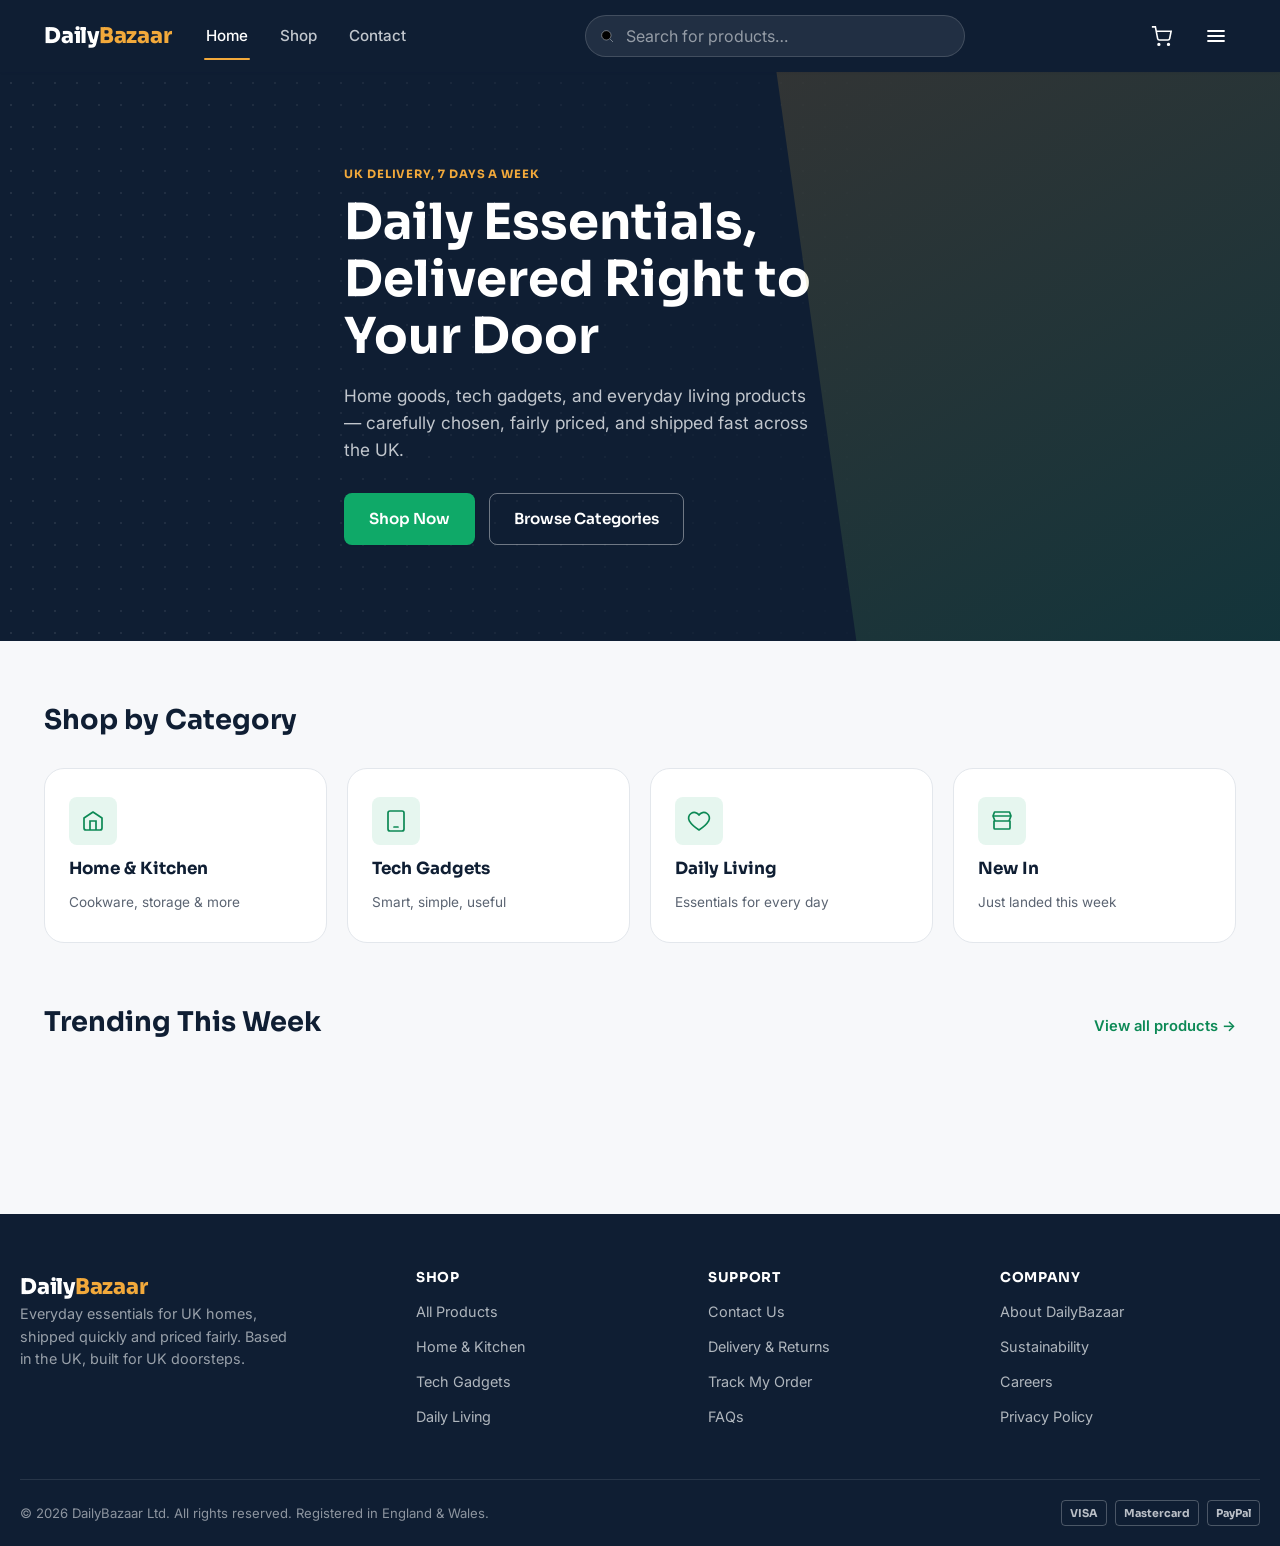
<file: index.html>
<!-- ==========================================================================
     DailyBazaar — index.html (Homepage)
     ========================================================================== -->
<!DOCTYPE html>
<html lang="en-GB">
<head>
  <meta charset="UTF-8">
  <meta name="viewport" content="width=device-width, initial-scale=1.0">
  <title>DailyBazaar — Daily Essentials, Delivered Right to Your Door</title>
  <meta name="description" content="DailyBazaar is a UK online store for home, tech, and everyday essentials — fast delivery, honest prices.">
  <link rel="preconnect" href="https://fonts.googleapis.com">
  <link rel="stylesheet" href="css/style.css">
</head>
<body data-page="home">

  <!-- ============================ HEADER ============================ -->
  <header class="site-header">
    <div class="container header-inner">
      <a href="index.html" class="logo">Daily<span>Bazaar</span></a>

      <nav class="main-nav" aria-label="Primary">
        <a href="index.html" data-nav="home">Home</a>
        <a href="shop.html" data-nav="shop">Shop</a>
        <a href="index.html#contact" data-nav="contact">Contact</a>
      </nav>

      <form class="header-search" role="search" onsubmit="return false;">
        <svg viewBox="0 0 24 24"><circle cx="11" cy="11" r="7"/><path d="m21 21-4.3-4.3"/></svg>
        <input type="search" placeholder="Search for products…" aria-label="Search products">
      </form>

      <div class="header-actions">
        <a href="cart.html" class="icon-btn" aria-label="View cart">
          <svg viewBox="0 0 24 24"><circle cx="9" cy="21" r="1"/><circle cx="20" cy="21" r="1"/><path d="M1 1h4l2.6 13.4a2 2 0 0 0 2 1.6h9.7a2 2 0 0 0 2-1.6L23 6H6"/></svg>
          <span class="cart-badge" data-cart-count>0</span>
        </a>
        <button class="nav-toggle" aria-label="Toggle menu" aria-expanded="false">
          <svg viewBox="0 0 24 24"><path stroke-linecap="round" d="M4 7h16M4 12h16M4 17h16"/></svg>
        </button>
      </div>
    </div>
    <div class="container mobile-search">
      <form class="header-search" role="search" onsubmit="return false;">
        <svg viewBox="0 0 24 24"><circle cx="11" cy="11" r="7"/><path d="m21 21-4.3-4.3"/></svg>
        <input type="search" placeholder="Search for products…" aria-label="Search products">
      </form>
    </div>
  </header>

  <!-- ============================= HERO ============================== -->
  <section class="hero">
    <div class="container hero-inner">
      <span class="eyebrow" style="color: var(--color-amber);">UK Delivery, 7 Days a Week</span>
      <h1>Daily Essentials, Delivered Right to Your Door</h1>
      <p>Home goods, tech gadgets, and everyday living products — carefully chosen, fairly priced, and shipped fast across the UK.</p>
      <div class="hero-cta">
        <a href="shop.html" class="btn btn-primary">Shop Now</a>
        <a href="#categories" class="btn btn-secondary">Browse Categories</a>
      </div>
    </div>
  </section>

  <!-- ========================= CATEGORIES ============================= -->
  <section class="section" id="categories">
    <div class="container">
      <div class="section-head">
        <h2>Shop by Category</h2>
      </div>
      <div class="category-grid">
        <a href="shop.html?category=Home%20%26%20Kitchen" class="category-card">
          <div class="category-icon">
            <svg viewBox="0 0 24 24"><path stroke-linecap="round" stroke-linejoin="round" d="M3 9l9-6 9 6v10a2 2 0 0 1-2 2H5a2 2 0 0 1-2-2V9z"/><path d="M9 21V12h6v9"/></svg>
          </div>
          <h3>Home &amp; Kitchen</h3>
          <span>Cookware, storage &amp; more</span>
        </a>
        <a href="shop.html?category=Tech%20Gadgets" class="category-card">
          <div class="category-icon">
            <svg viewBox="0 0 24 24"><rect x="4" y="2" width="16" height="20" rx="2"/><path stroke-linecap="round" d="M10 18h4"/></svg>
          </div>
          <h3>Tech Gadgets</h3>
          <span>Smart, simple, useful</span>
        </a>
        <a href="shop.html?category=Daily%20Living" class="category-card">
          <div class="category-icon">
            <svg viewBox="0 0 24 24"><path stroke-linecap="round" stroke-linejoin="round" d="M12 21s-7-4.4-9.5-8.8A5.5 5.5 0 0 1 12 6a5.5 5.5 0 0 1 9.5 6.2C19 16.6 12 21 12 21z"/></svg>
          </div>
          <h3>Daily Living</h3>
          <span>Essentials for every day</span>
        </a>
        <a href="shop.html" class="category-card">
          <div class="category-icon">
            <svg viewBox="0 0 24 24"><path stroke-linecap="round" stroke-linejoin="round" d="M20 12v7a1 1 0 0 1-1 1H5a1 1 0 0 1-1-1v-7M3 7h18M3 7l1.5-4h15L21 7M3 7l2 5h14l2-5"/></svg>
          </div>
          <h3>New In</h3>
          <span>Just landed this week</span>
        </a>
      </div>
    </div>
  </section>

  <!-- ========================= TRENDING ================================ -->
  <section class="section" style="padding-top: 0;">
    <div class="container">
      <div class="section-head">
        <h2>Trending This Week</h2>
        <a href="shop.html" class="view-all">View all products →</a>
      </div>
      <div class="product-grid" id="trending-grid">
        <!-- Populated by script.js: renderTrending() -->
      </div>
    </div>
  </section>

  <!-- =========================== FOOTER ================================ -->
  <footer class="site-footer" id="contact">
    <div class="container footer-top">
      <div class="footer-brand">
        <a href="index.html" class="logo">Daily<span>Bazaar</span></a>
        <p>Everyday essentials for UK homes, shipped quickly and priced fairly. Based in the UK, built for UK doorsteps.</p>
      </div>
      <div class="footer-col">
        <h4>Shop</h4>
        <ul>
          <li><a href="shop.html">All Products</a></li>
          <li><a href="shop.html?category=Home%20%26%20Kitchen">Home &amp; Kitchen</a></li>
          <li><a href="shop.html?category=Tech%20Gadgets">Tech Gadgets</a></li>
          <li><a href="shop.html?category=Daily%20Living">Daily Living</a></li>
        </ul>
      </div>
      <div class="footer-col">
        <h4>Support</h4>
        <ul>
          <li><a href="#contact">Contact Us</a></li>
          <li><a href="#contact">Delivery &amp; Returns</a></li>
          <li><a href="#contact">Track My Order</a></li>
          <li><a href="#contact">FAQs</a></li>
        </ul>
      </div>
      <div class="footer-col">
        <h4>Company</h4>
        <ul>
          <li><a href="#contact">About DailyBazaar</a></li>
          <li><a href="#contact">Sustainability</a></li>
          <li><a href="#contact">Careers</a></li>
          <li><a href="#contact">Privacy Policy</a></li>
        </ul>
      </div>
    </div>
    <div class="container footer-bottom">
      <span>© 2026 DailyBazaar Ltd. All rights reserved. Registered in England &amp; Wales.</span>
      <div class="payment-icons">
        <span>VISA</span>
        <span>Mastercard</span>
        <span>PayPal</span>
      </div>
    </div>
  </footer>

  <div class="toast" id="toast">
    <svg viewBox="0 0 24 24"><path stroke-linecap="round" stroke-linejoin="round" d="M20 6 9 17l-5-5"/></svg>
    <span>Added to your basket</span>
  </div>

  <script src="js/data.js"></script>
  <script src="js/script.js"></script>
</body>
</html>
</file>
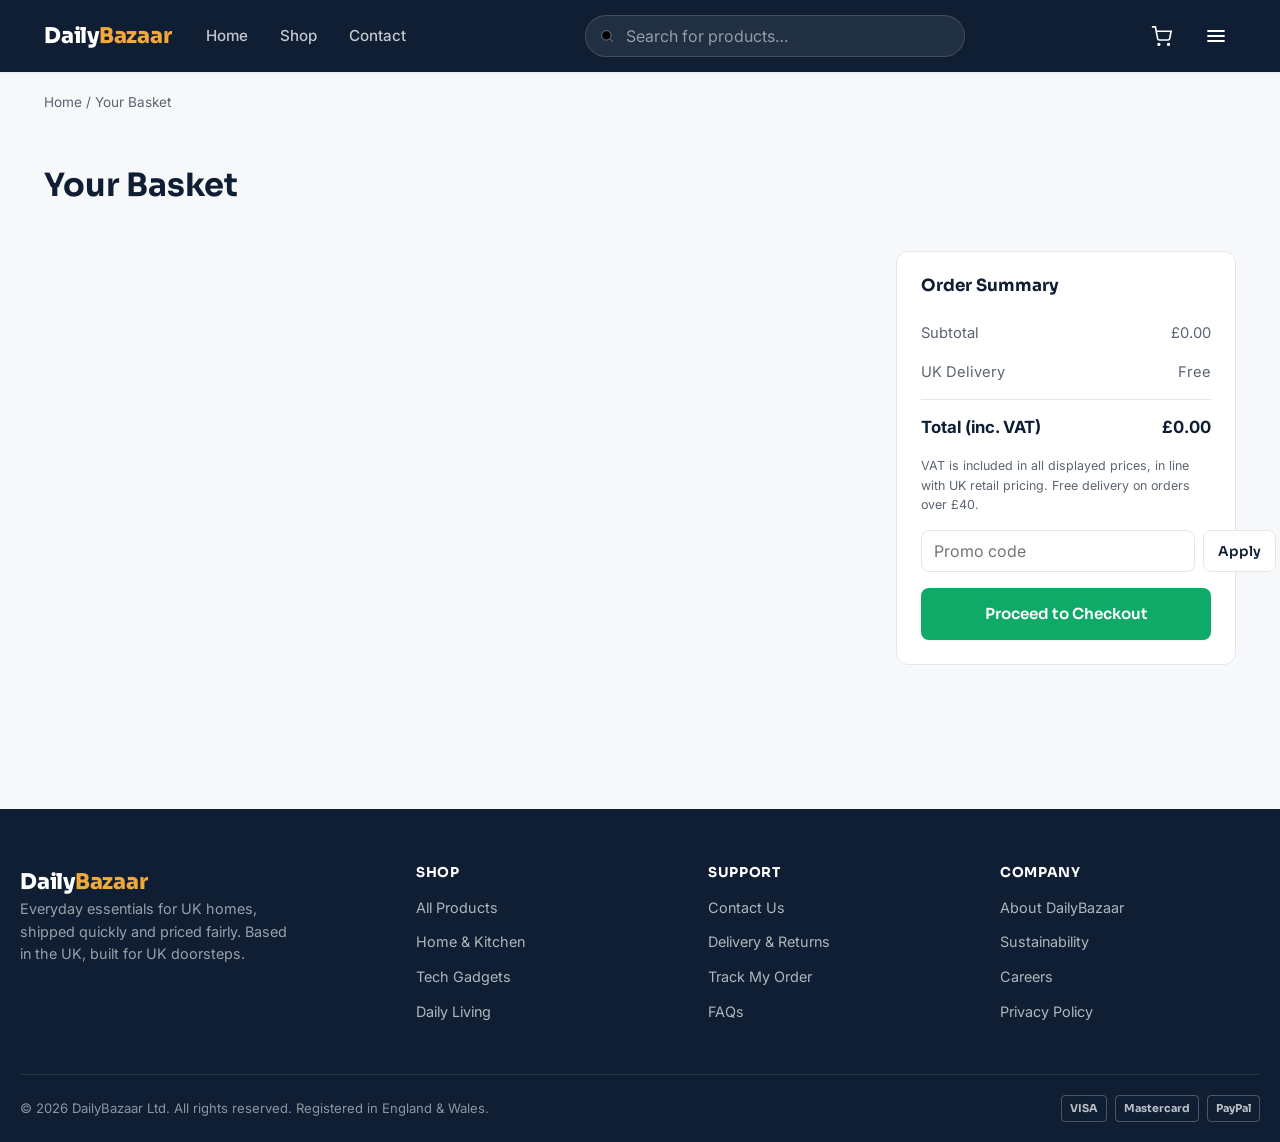
<file: cart.html>
<!-- ==========================================================================
     DailyBazaar — cart.html
     ========================================================================== -->
<!DOCTYPE html>
<html lang="en-GB">
<head>
  <meta charset="UTF-8">
  <meta name="viewport" content="width=device-width, initial-scale=1.0">
  <title>Your Basket — DailyBazaar</title>
  <meta name="description" content="Review your DailyBazaar basket, update quantities, and check out with UK delivery.">
  <link rel="preconnect" href="https://fonts.googleapis.com">
  <link rel="stylesheet" href="css/style.css">
</head>
<body data-page="cart">

  <!-- ============================ HEADER ============================ -->
  <header class="site-header">
    <div class="container header-inner">
      <a href="index.html" class="logo">Daily<span>Bazaar</span></a>

      <nav class="main-nav" aria-label="Primary">
        <a href="index.html" data-nav="home">Home</a>
        <a href="shop.html" data-nav="shop">Shop</a>
        <a href="index.html#contact" data-nav="contact">Contact</a>
      </nav>

      <form class="header-search" role="search" onsubmit="return false;">
        <svg viewBox="0 0 24 24"><circle cx="11" cy="11" r="7"/><path d="m21 21-4.3-4.3"/></svg>
        <input type="search" placeholder="Search for products…" aria-label="Search products">
      </form>

      <div class="header-actions">
        <a href="cart.html" class="icon-btn" aria-label="View cart">
          <svg viewBox="0 0 24 24"><circle cx="9" cy="21" r="1"/><circle cx="20" cy="21" r="1"/><path d="M1 1h4l2.6 13.4a2 2 0 0 0 2 1.6h9.7a2 2 0 0 0 2-1.6L23 6H6"/></svg>
          <span class="cart-badge" data-cart-count>0</span>
        </a>
        <button class="nav-toggle" aria-label="Toggle menu" aria-expanded="false">
          <svg viewBox="0 0 24 24"><path stroke-linecap="round" d="M4 7h16M4 12h16M4 17h16"/></svg>
        </button>
      </div>
    </div>
    <div class="container mobile-search">
      <form class="header-search" role="search" onsubmit="return false;">
        <svg viewBox="0 0 24 24"><circle cx="11" cy="11" r="7"/><path d="m21 21-4.3-4.3"/></svg>
        <input type="search" placeholder="Search for products…" aria-label="Search products">
      </form>
    </div>
  </header>

  <div class="container">
    <p class="breadcrumb"><a href="index.html">Home</a> / Your Basket</p>
    <div class="page-head">
      <h1>Your Basket</h1>
    </div>
  </div>

  <!-- ============================ CART LAYOUT ============================ -->
  <section class="section" style="padding-top: 24px;">
    <div class="container cart-layout">

      <div class="cart-items" id="cart-items">
        <!-- Populated by script.js: renderCartPage() -->
      </div>

      <aside class="summary-card">
        <h3>Order Summary</h3>
        <div class="summary-row">
          <span>Subtotal</span>
          <span id="cart-subtotal">£0.00</span>
        </div>
        <div class="summary-row">
          <span>UK Delivery</span>
          <span id="cart-shipping">Free</span>
        </div>
        <div class="summary-row total">
          <span>Total (inc. VAT)</span>
          <span id="cart-total">£0.00</span>
        </div>
        <p class="summary-note">VAT is included in all displayed prices, in line with UK retail pricing. Free delivery on orders over £40.</p>

        <div class="promo-row">
          <input type="text" placeholder="Promo code" aria-label="Promo code">
          <button class="btn btn-outline btn-sm">Apply</button>
        </div>

        <a href="checkout.html" class="btn btn-primary btn-block" id="checkout-btn">Proceed to Checkout</a>
      </aside>

    </div>
  </section>

  <!-- =========================== FOOTER ================================ -->
  <footer class="site-footer" id="contact">
    <div class="container footer-top">
      <div class="footer-brand">
        <a href="index.html" class="logo">Daily<span>Bazaar</span></a>
        <p>Everyday essentials for UK homes, shipped quickly and priced fairly. Based in the UK, built for UK doorsteps.</p>
      </div>
      <div class="footer-col">
        <h4>Shop</h4>
        <ul>
          <li><a href="shop.html">All Products</a></li>
          <li><a href="shop.html?category=Home%20%26%20Kitchen">Home &amp; Kitchen</a></li>
          <li><a href="shop.html?category=Tech%20Gadgets">Tech Gadgets</a></li>
          <li><a href="shop.html?category=Daily%20Living">Daily Living</a></li>
        </ul>
      </div>
      <div class="footer-col">
        <h4>Support</h4>
        <ul>
          <li><a href="#contact">Contact Us</a></li>
          <li><a href="#contact">Delivery &amp; Returns</a></li>
          <li><a href="#contact">Track My Order</a></li>
          <li><a href="#contact">FAQs</a></li>
        </ul>
      </div>
      <div class="footer-col">
        <h4>Company</h4>
        <ul>
          <li><a href="#contact">About DailyBazaar</a></li>
          <li><a href="#contact">Sustainability</a></li>
          <li><a href="#contact">Careers</a></li>
          <li><a href="#contact">Privacy Policy</a></li>
        </ul>
      </div>
    </div>
    <div class="container footer-bottom">
      <span>© 2026 DailyBazaar Ltd. All rights reserved. Registered in England &amp; Wales.</span>
      <div class="payment-icons">
        <span>VISA</span>
        <span>Mastercard</span>
        <span>PayPal</span>
      </div>
    </div>
  </footer>

  <div class="toast" id="toast">
    <svg viewBox="0 0 24 24"><path stroke-linecap="round" stroke-linejoin="round" d="M20 6 9 17l-5-5"/></svg>
    <span>Added to your basket</span>
  </div>

  <script src="js/data.js"></script>
  <script src="js/script.js"></script>
</body>
</html>
</file>
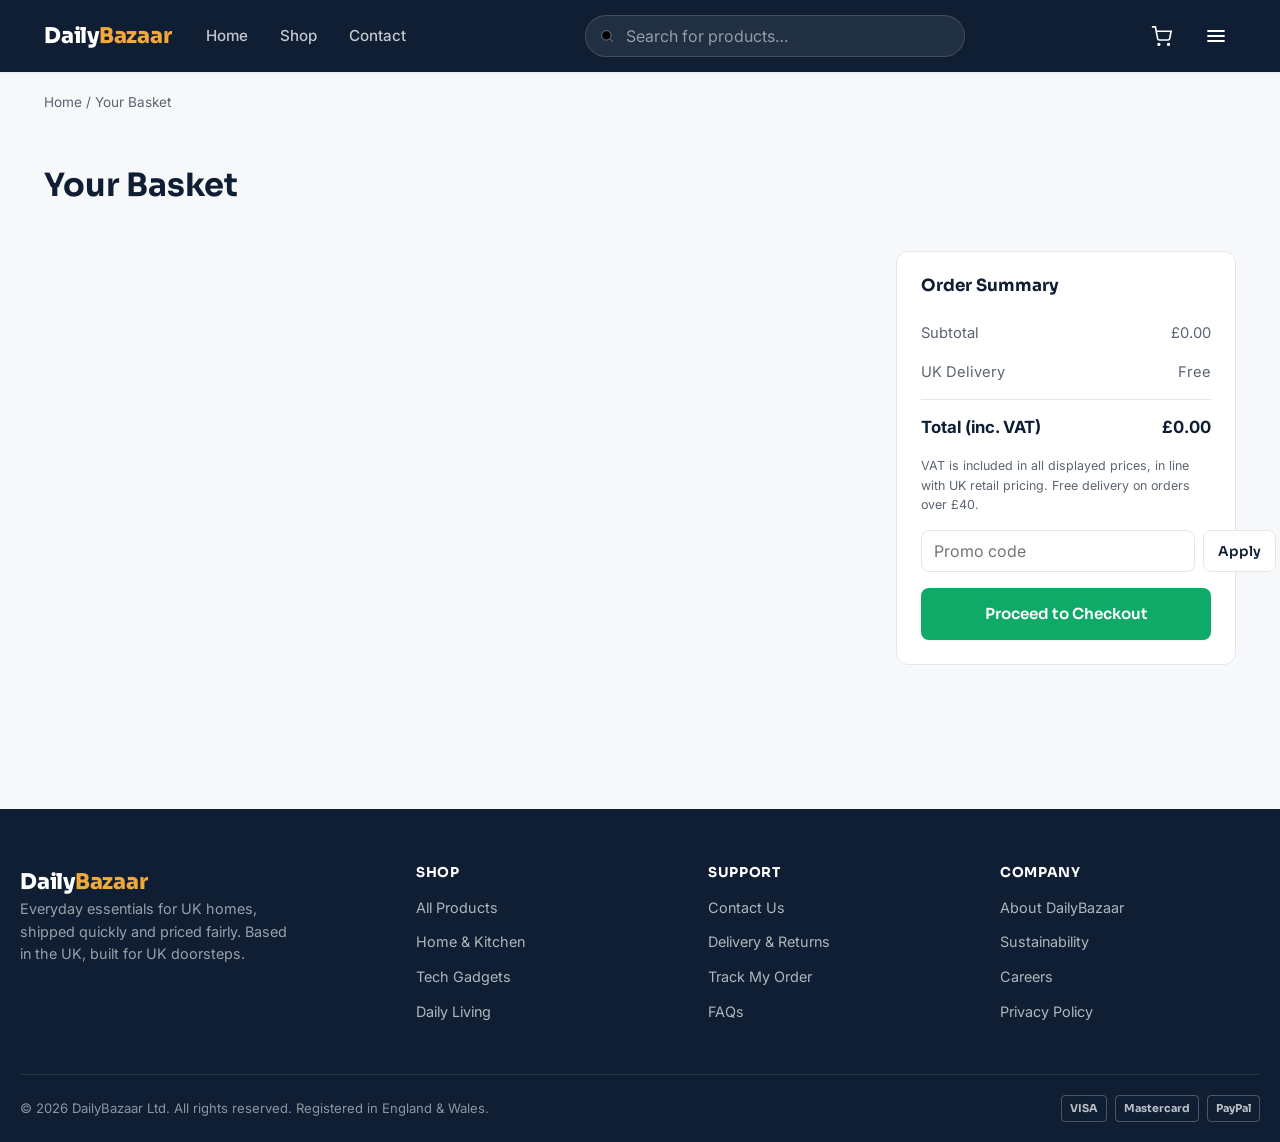
<file: checkout.html>
<!-- ==========================================================================
     DailyBazaar — checkout.html

     IMPORTANT — read before deploying to a real store:
     This page is a UI-only checkout demo suited to a static, backend-free
     site. The card fields are validated and formatted in the browser but
     are NEVER read into JavaScript variables, saved, or sent anywhere —
     see initCheckoutPage() in js/script.js. For a real launch, replace the
     "Place Order" flow with a hosted payment provider such as Stripe
     Checkout or a PayPal button, which take card data on their own secure
     servers. A static site should never collect real card numbers itself.
     ========================================================================== -->
<!DOCTYPE html>
<html lang="en-GB">
<head>
  <meta charset="UTF-8">
  <meta name="viewport" content="width=device-width, initial-scale=1.0">
  <title>Checkout — DailyBazaar</title>
  <meta name="description" content="Complete your DailyBazaar order — UK delivery, secure checkout.">
  <link rel="preconnect" href="https://fonts.googleapis.com">
  <link rel="stylesheet" href="css/style.css">
</head>
<body data-page="checkout">

  <!-- ============================ HEADER ============================ -->
  <header class="site-header">
    <div class="container header-inner">
      <a href="index.html" class="logo">Daily<span>Bazaar</span></a>

      <nav class="main-nav" aria-label="Primary">
        <a href="index.html" data-nav="home">Home</a>
        <a href="shop.html" data-nav="shop">Shop</a>
        <a href="index.html#contact" data-nav="contact">Contact</a>
      </nav>

      <form class="header-search" role="search" onsubmit="return false;">
        <svg viewBox="0 0 24 24"><circle cx="11" cy="11" r="7"/><path d="m21 21-4.3-4.3"/></svg>
        <input type="search" placeholder="Search for products…" aria-label="Search products">
      </form>

      <div class="header-actions">
        <a href="cart.html" class="icon-btn" aria-label="View cart">
          <svg viewBox="0 0 24 24"><circle cx="9" cy="21" r="1"/><circle cx="20" cy="21" r="1"/><path d="M1 1h4l2.6 13.4a2 2 0 0 0 2 1.6h9.7a2 2 0 0 0 2-1.6L23 6H6"/></svg>
          <span class="cart-badge" data-cart-count>0</span>
        </a>
        <button class="nav-toggle" aria-label="Toggle menu" aria-expanded="false">
          <svg viewBox="0 0 24 24"><path stroke-linecap="round" d="M4 7h16M4 12h16M4 17h16"/></svg>
        </button>
      </div>
    </div>
    <div class="container mobile-search">
      <form class="header-search" role="search" onsubmit="return false;">
        <svg viewBox="0 0 24 24"><circle cx="11" cy="11" r="7"/><path d="m21 21-4.3-4.3"/></svg>
        <input type="search" placeholder="Search for products…" aria-label="Search products">
      </form>
    </div>
  </header>

  <div class="container">
    <p class="breadcrumb"><a href="index.html">Home</a> / <a href="cart.html">Basket</a> / Checkout</p>
    <div class="page-head">
      <h1>Checkout</h1>
    </div>
  </div>

  <!-- ============================ CHECKOUT LAYOUT ============================ -->
  <section class="section" style="padding-top: 24px;">
    <div class="container checkout-layout">

      <form id="checkout-form" novalidate>

        <!-- Delivery details -->
        <div class="checkout-card">
          <h2>Delivery Details</h2>
          <p class="card-subtitle">We'll send tracking updates to your email once your order ships.</p>
          <div class="form-grid">
            <div class="field field-full">
              <label for="full-name">Full name</label>
              <input type="text" id="full-name" name="full-name" autocomplete="name" required>
            </div>
            <div class="field field-full">
              <label for="email">Email address</label>
              <input type="email" id="email" name="email" autocomplete="email" required>
            </div>
            <div class="field field-full">
              <label for="address">Address</label>
              <input type="text" id="address" name="address" autocomplete="address-line1" placeholder="House number and street" required>
            </div>
            <div class="field">
              <label for="city">Town / City</label>
              <input type="text" id="city" name="city" autocomplete="address-level2" required>
            </div>
            <div class="field">
              <label for="postcode">Postcode</label>
              <input type="text" id="postcode" name="postcode" autocomplete="postal-code" placeholder="e.g. SW1A 1AA" required>
            </div>
          </div>
        </div>

        <!-- Payment -->
        <div class="checkout-card">
          <h2>Payment</h2>
          <p class="card-subtitle">Choose how you'd like to pay.</p>

          <div class="payment-methods">
            <label class="payment-option">
              <input type="radio" name="payment-method" value="card" checked>
              Card
            </label>
            <label class="payment-option">
              <input type="radio" name="payment-method" value="paypal">
              PayPal
            </label>
          </div>

          <div class="demo-notice">
            <svg viewBox="0 0 24 24"><path stroke-linecap="round" stroke-linejoin="round" d="M12 9v4m0 4h.01M10.3 3.9 1.8 18a2 2 0 0 0 1.7 3h17a2 2 0 0 0 1.7-3L13.7 3.9a2 2 0 0 0-3.4 0z"/></svg>
            <span>This is a demo checkout on a static site — no real payment is taken and card details are never stored or sent anywhere.</span>
          </div>

          <div class="form-grid" id="card-fields">
            <div class="field field-full">
              <label for="card-name">Name on card</label>
              <input type="text" id="card-name" name="card-name" autocomplete="cc-name" required>
            </div>
            <div class="field field-full">
              <label for="card-number">Card number</label>
              <input type="text" id="card-number" name="card-number" inputmode="numeric" autocomplete="cc-number" placeholder="0000 0000 0000 0000" maxlength="19" required>
            </div>
            <div class="field">
              <label for="card-expiry">Expiry (MM/YY)</label>
              <input type="text" id="card-expiry" name="card-expiry" inputmode="numeric" autocomplete="cc-exp" placeholder="MM/YY" maxlength="5" required>
            </div>
            <div class="field">
              <label for="card-cvc">CVC</label>
              <input type="text" id="card-cvc" name="card-cvc" inputmode="numeric" autocomplete="cc-csc" placeholder="123" maxlength="4" required>
            </div>
          </div>

          <p id="paypal-notice" style="display:none; color: var(--color-text-muted); font-size: 0.9rem;">
            You'll be redirected to PayPal to complete payment. (Demo only — no redirect occurs.)
          </p>
        </div>

        <div class="form-error" id="checkout-form-error"></div>

        <button type="submit" class="btn btn-primary btn-block" id="place-order-btn">Place Order</button>
        <p class="secure-note">
          <svg viewBox="0 0 24 24"><rect x="5" y="11" width="14" height="9" rx="2"/><path d="M8 11V7a4 4 0 0 1 8 0v4"/></svg>
          Your information is only used to demonstrate this checkout flow
        </p>
      </form>

      <!-- Order summary -->
      <aside class="summary-card">
        <h3>Order Summary</h3>
        <div id="checkout-items"></div>
        <div class="summary-row">
          <span>Subtotal</span>
          <span id="checkout-subtotal">£0.00</span>
        </div>
        <div class="summary-row">
          <span>UK Delivery</span>
          <span id="checkout-shipping">Free</span>
        </div>
        <div class="summary-row total">
          <span>Total (inc. VAT)</span>
          <span id="checkout-total">£0.00</span>
        </div>
        <p class="summary-note">VAT is included in all displayed prices. Free delivery on orders over £40.</p>
      </aside>

    </div>
  </section>

  <!-- =========================== FOOTER ================================ -->
  <footer class="site-footer" id="contact">
    <div class="container footer-top">
      <div class="footer-brand">
        <a href="index.html" class="logo">Daily<span>Bazaar</span></a>
        <p>Everyday essentials for UK homes, shipped quickly and priced fairly. Based in the UK, built for UK doorsteps.</p>
      </div>
      <div class="footer-col">
        <h4>Shop</h4>
        <ul>
          <li><a href="shop.html">All Products</a></li>
          <li><a href="shop.html?category=Home%20%26%20Kitchen">Home &amp; Kitchen</a></li>
          <li><a href="shop.html?category=Tech%20Gadgets">Tech Gadgets</a></li>
          <li><a href="shop.html?category=Daily%20Living">Daily Living</a></li>
        </ul>
      </div>
      <div class="footer-col">
        <h4>Support</h4>
        <ul>
          <li><a href="#contact">Contact Us</a></li>
          <li><a href="#contact">Delivery &amp; Returns</a></li>
          <li><a href="#contact">Track My Order</a></li>
          <li><a href="#contact">FAQs</a></li>
        </ul>
      </div>
      <div class="footer-col">
        <h4>Company</h4>
        <ul>
          <li><a href="#contact">About DailyBazaar</a></li>
          <li><a href="#contact">Sustainability</a></li>
          <li><a href="#contact">Careers</a></li>
          <li><a href="#contact">Privacy Policy</a></li>
        </ul>
      </div>
    </div>
    <div class="container footer-bottom">
      <span>© 2026 DailyBazaar Ltd. All rights reserved. Registered in England &amp; Wales.</span>
      <div class="payment-icons">
        <span>VISA</span>
        <span>Mastercard</span>
        <span>PayPal</span>
      </div>
    </div>
  </footer>

  <div class="toast" id="toast">
    <svg viewBox="0 0 24 24"><path stroke-linecap="round" stroke-linejoin="round" d="M20 6 9 17l-5-5"/></svg>
    <span>Added to your basket</span>
  </div>

  <script src="js/data.js"></script>
  <script src="js/script.js"></script>
</body>
</html>
</file>
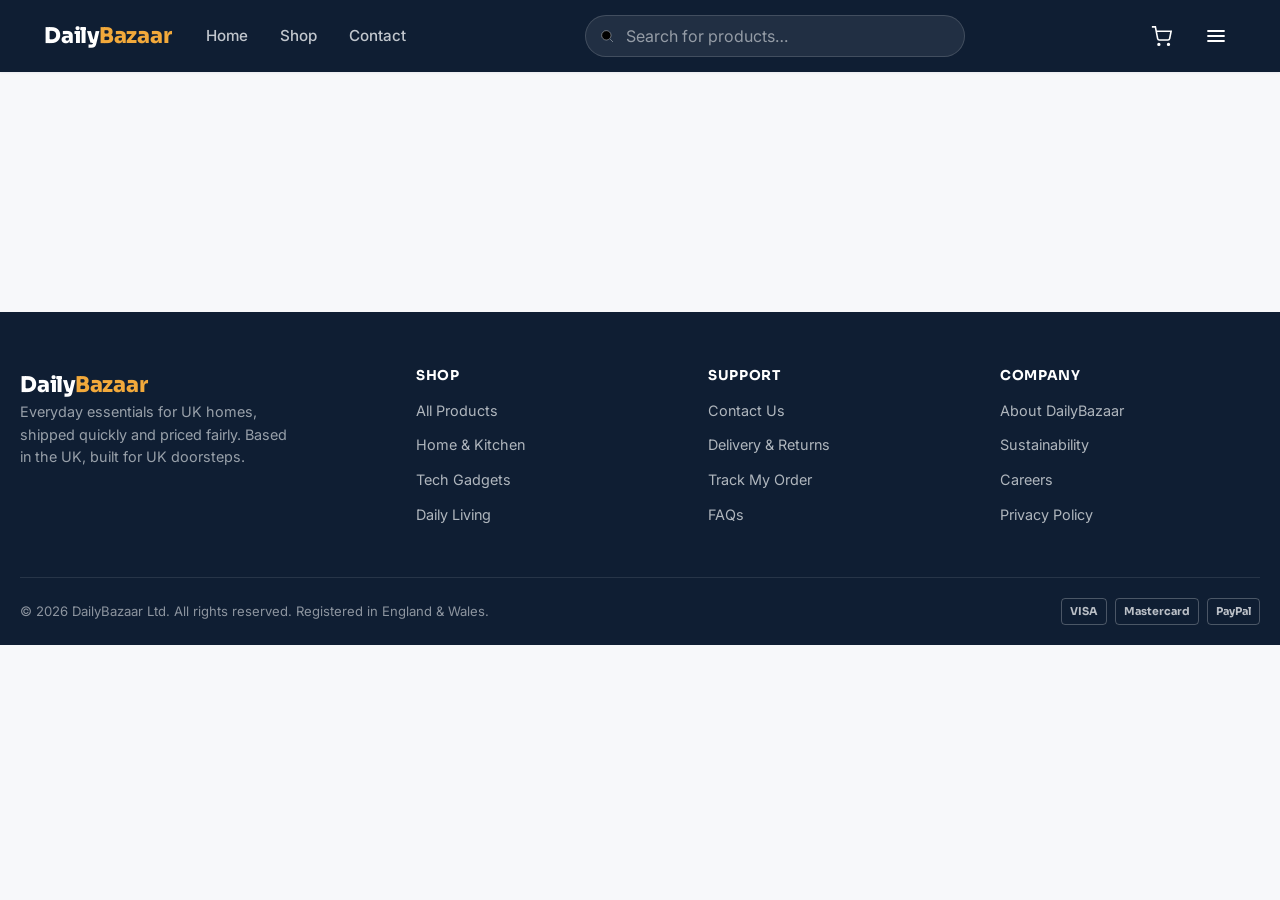
<file: order-confirmation.html>
<!-- ==========================================================================
     DailyBazaar — order-confirmation.html
     ========================================================================== -->
<!DOCTYPE html>
<html lang="en-GB">
<head>
  <meta charset="UTF-8">
  <meta name="viewport" content="width=device-width, initial-scale=1.0">
  <title>Order Confirmed — DailyBazaar</title>
  <meta name="description" content="Your DailyBazaar order has been placed.">
  <link rel="preconnect" href="https://fonts.googleapis.com">
  <link rel="stylesheet" href="css/style.css">
</head>
<body data-page="confirmation">

  <!-- ============================ HEADER ============================ -->
  <header class="site-header">
    <div class="container header-inner">
      <a href="index.html" class="logo">Daily<span>Bazaar</span></a>

      <nav class="main-nav" aria-label="Primary">
        <a href="index.html" data-nav="home">Home</a>
        <a href="shop.html" data-nav="shop">Shop</a>
        <a href="index.html#contact" data-nav="contact">Contact</a>
      </nav>

      <form class="header-search" role="search" onsubmit="return false;">
        <svg viewBox="0 0 24 24"><circle cx="11" cy="11" r="7"/><path d="m21 21-4.3-4.3"/></svg>
        <input type="search" placeholder="Search for products…" aria-label="Search products">
      </form>

      <div class="header-actions">
        <a href="cart.html" class="icon-btn" aria-label="View cart">
          <svg viewBox="0 0 24 24"><circle cx="9" cy="21" r="1"/><circle cx="20" cy="21" r="1"/><path d="M1 1h4l2.6 13.4a2 2 0 0 0 2 1.6h9.7a2 2 0 0 0 2-1.6L23 6H6"/></svg>
          <span class="cart-badge" data-cart-count>0</span>
        </a>
        <button class="nav-toggle" aria-label="Toggle menu" aria-expanded="false">
          <svg viewBox="0 0 24 24"><path stroke-linecap="round" d="M4 7h16M4 12h16M4 17h16"/></svg>
        </button>
      </div>
    </div>
    <div class="container mobile-search">
      <form class="header-search" role="search" onsubmit="return false;">
        <svg viewBox="0 0 24 24"><circle cx="11" cy="11" r="7"/><path d="m21 21-4.3-4.3"/></svg>
        <input type="search" placeholder="Search for products…" aria-label="Search products">
      </form>
    </div>
  </header>

  <!-- ============================ CONFIRMATION ============================ -->
  <section class="section" id="confirmation-root">
    <div class="container">
      <div class="confirmation-box">

        <!-- Shown when an order was just placed -->
        <div id="order-details" style="display:none;">
          <div class="confirmation-icon">
            <svg viewBox="0 0 24 24"><path stroke-linecap="round" stroke-linejoin="round" d="M20 6 9 17l-5-5"/></svg>
          </div>
          <h1>Thanks — your order is confirmed</h1>
          <p>A confirmation email is on its way to <strong id="order-email"></strong>.</p>
          <span class="order-number-chip">Order <span id="order-number"></span></span>

          <div class="confirmation-card">
            <h3>Delivery to</h3>
            <p class="confirmation-meta" id="order-address"></p>

            <h3>Items</h3>
            <div id="order-items"></div>
            <div class="summary-row">
              <span>Subtotal</span>
              <span id="order-subtotal">£0.00</span>
            </div>
            <div class="summary-row">
              <span>UK Delivery</span>
              <span id="order-shipping">Free</span>
            </div>
            <div class="summary-row total">
              <span>Total paid</span>
              <span id="order-total">£0.00</span>
            </div>
          </div>

          <p style="margin-top: 28px;">
            <a href="shop.html" class="btn btn-primary">Continue Shopping</a>
          </p>
        </div>

        <!-- Shown if someone lands here directly with no order on record -->
        <div id="no-order-state" style="display:none;">
          <h1>No recent order found</h1>
          <p>Looks like you haven't placed an order yet this session.</p>
          <a href="shop.html" class="btn btn-primary">Start Shopping</a>
        </div>

      </div>
    </div>
  </section>

  <!-- =========================== FOOTER ================================ -->
  <footer class="site-footer" id="contact">
    <div class="container footer-top">
      <div class="footer-brand">
        <a href="index.html" class="logo">Daily<span>Bazaar</span></a>
        <p>Everyday essentials for UK homes, shipped quickly and priced fairly. Based in the UK, built for UK doorsteps.</p>
      </div>
      <div class="footer-col">
        <h4>Shop</h4>
        <ul>
          <li><a href="shop.html">All Products</a></li>
          <li><a href="shop.html?category=Home%20%26%20Kitchen">Home &amp; Kitchen</a></li>
          <li><a href="shop.html?category=Tech%20Gadgets">Tech Gadgets</a></li>
          <li><a href="shop.html?category=Daily%20Living">Daily Living</a></li>
        </ul>
      </div>
      <div class="footer-col">
        <h4>Support</h4>
        <ul>
          <li><a href="#contact">Contact Us</a></li>
          <li><a href="#contact">Delivery &amp; Returns</a></li>
          <li><a href="#contact">Track My Order</a></li>
          <li><a href="#contact">FAQs</a></li>
        </ul>
      </div>
      <div class="footer-col">
        <h4>Company</h4>
        <ul>
          <li><a href="#contact">About DailyBazaar</a></li>
          <li><a href="#contact">Sustainability</a></li>
          <li><a href="#contact">Careers</a></li>
          <li><a href="#contact">Privacy Policy</a></li>
        </ul>
      </div>
    </div>
    <div class="container footer-bottom">
      <span>© 2026 DailyBazaar Ltd. All rights reserved. Registered in England &amp; Wales.</span>
      <div class="payment-icons">
        <span>VISA</span>
        <span>Mastercard</span>
        <span>PayPal</span>
      </div>
    </div>
  </footer>

  <script src="js/data.js"></script>
  <script src="js/script.js"></script>
</body>
</html>
</file>
<file: css/style.css>
/* ==========================================================================
   DailyBazaar — Global Stylesheet
   Design tokens, layout primitives, and component styles shared by every page
   ========================================================================== */

@import url('https://fonts.googleapis.com/css2?family=Sora:wght@400;600;700;800&family=Inter:wght@400;500;600;700&display=swap');

:root {
  /* Color */
  --color-navy: #0F1E33;
  --color-navy-light: #1B2E4B;
  --color-emerald: #0FA968;
  --color-emerald-dark: #0C8955;
  --color-amber: #F2A93B;
  --color-amber-dark: #D89020;
  --color-bg: #F7F8FA;
  --color-surface: #FFFFFF;
  --color-text: #1A2233;
  --color-text-muted: #5B6472;
  --color-text-inverse: #F4F6F8;
  --color-border: #E3E7EC;
  --color-danger: #D64545;

  /* Type */
  --font-display: 'Sora', sans-serif;
  --font-body: 'Inter', sans-serif;

  /* Radius & Shadow */
  --radius-sm: 8px;
  --radius-md: 12px;
  --radius-lg: 20px;
  --shadow-sm: 0 1px 2px rgba(15, 30, 51, 0.06);
  --shadow-md: 0 8px 24px rgba(15, 30, 51, 0.10);
  --shadow-lg: 0 16px 40px rgba(15, 30, 51, 0.14);

  /* Layout */
  --max-width: 1240px;
  --header-height: 72px;
}

/* ----------------------------- Reset --------------------------------- */
*, *::before, *::after { box-sizing: border-box; }
html { scroll-behavior: smooth; }
body {
  margin: 0;
  font-family: var(--font-body);
  color: var(--color-text);
  background: var(--color-bg);
  line-height: 1.55;
  -webkit-font-smoothing: antialiased;
}
img { max-width: 100%; display: block; }
a { color: inherit; text-decoration: none; }
ul { list-style: none; margin: 0; padding: 0; }
button, input, select { font-family: inherit; font-size: inherit; }
h1, h2, h3, h4 {
  font-family: var(--font-display);
  color: var(--color-navy);
  line-height: 1.15;
  margin: 0 0 0.5em;
}
p { margin: 0 0 1em; color: var(--color-text-muted); }
:focus-visible {
  outline: 3px solid var(--color-emerald);
  outline-offset: 2px;
}
@media (prefers-reduced-motion: reduce) {
  * { animation-duration: 0.01ms !important; transition-duration: 0.01ms !important; }
}

.container {
  max-width: var(--max-width);
  margin: 0 auto;
  padding: 0 24px;
}

.eyebrow {
  display: inline-block;
  font-family: var(--font-display);
  font-size: 0.72rem;
  font-weight: 700;
  letter-spacing: 0.08em;
  text-transform: uppercase;
  color: var(--color-emerald-dark);
  margin-bottom: 10px;
}

/* ----------------------------- Buttons -------------------------------- */
.btn {
  display: inline-flex;
  align-items: center;
  justify-content: center;
  gap: 8px;
  font-family: var(--font-display);
  font-weight: 600;
  font-size: 0.95rem;
  border-radius: var(--radius-sm);
  padding: 13px 24px;
  border: 1px solid transparent;
  cursor: pointer;
  transition: transform 0.15s ease, box-shadow 0.15s ease, background 0.15s ease;
  white-space: nowrap;
}
.btn:active { transform: translateY(1px); }
.btn-primary {
  background: var(--color-emerald);
  color: #ffffff;
  box-shadow: var(--shadow-sm);
}
.btn-primary:hover { background: var(--color-emerald-dark); box-shadow: var(--shadow-md); }
.btn-secondary {
  background: transparent;
  border-color: rgba(255,255,255,0.4);
  color: inherit;
}
.btn-secondary:hover { background: rgba(255,255,255,0.1); }
.btn-outline {
  background: var(--color-surface);
  border-color: var(--color-border);
  color: var(--color-navy);
}
.btn-outline:hover { border-color: var(--color-navy); }
.btn-block { width: 100%; }
.btn-sm { padding: 8px 14px; font-size: 0.85rem; }
.btn:disabled { opacity: 0.5; cursor: not-allowed; }

/* ----------------------------- Header ---------------------------------- */
.site-header {
  position: sticky;
  top: 0;
  z-index: 100;
  background: var(--color-navy);
  color: var(--color-text-inverse);
  box-shadow: var(--shadow-sm);
}
.header-inner {
  height: var(--header-height);
  display: flex;
  align-items: center;
  gap: 24px;
}
.logo {
  font-family: var(--font-display);
  font-weight: 800;
  font-size: 1.35rem;
  letter-spacing: -0.01em;
  color: #fff;
  flex-shrink: 0;
}
.logo span { color: var(--color-amber); }

.main-nav {
  display: flex;
  align-items: center;
  gap: 28px;
  margin-left: 8px;
}
.main-nav a {
  font-size: 0.95rem;
  font-weight: 500;
  color: rgba(244,246,248,0.78);
  padding: 8px 2px;
  position: relative;
  transition: color 0.15s ease;
}
.main-nav a:hover { color: #fff; }
.main-nav a.active { color: #fff; }
.main-nav a.active::after {
  content: "";
  position: absolute;
  left: 0; right: 0; bottom: -4px;
  height: 2px;
  background: var(--color-amber);
  border-radius: 2px;
}

.header-search {
  flex: 1;
  max-width: 380px;
  margin-left: auto;
  position: relative;
  display: none;
}
.header-search input {
  width: 100%;
  padding: 10px 16px 10px 40px;
  border-radius: 999px;
  border: 1px solid rgba(255,255,255,0.15);
  background: rgba(255,255,255,0.08);
  color: #fff;
}
.header-search input::placeholder { color: rgba(244,246,248,0.55); }
.header-search svg {
  position: absolute;
  left: 14px; top: 50%;
  transform: translateY(-50%);
  width: 16px; height: 16px;
  stroke: rgba(244,246,248,0.6);
}

.header-actions { display: flex; align-items: center; gap: 14px; margin-left: auto; }
.icon-btn {
  position: relative;
  display: inline-flex;
  align-items: center;
  justify-content: center;
  width: 40px; height: 40px;
  border-radius: 50%;
  color: #fff;
  transition: background 0.15s ease;
}
.icon-btn:hover { background: rgba(255,255,255,0.1); }
.icon-btn svg { width: 21px; height: 21px; stroke: currentColor; fill: none; stroke-width: 1.8; }
.cart-badge {
  position: absolute;
  top: 0; right: 0;
  background: var(--color-amber);
  color: var(--color-navy);
  font-family: var(--font-display);
  font-size: 0.68rem;
  font-weight: 700;
  min-width: 18px;
  height: 18px;
  border-radius: 999px;
  display: flex;
  align-items: center;
  justify-content: center;
  padding: 0 4px;
  transition: transform 0.2s ease;
}
.cart-badge.bump { animation: bump 0.35s ease; }
@keyframes bump { 0% { transform: scale(1); } 40% { transform: scale(1.35); } 100% { transform: scale(1); } }

.nav-toggle {
  display: inline-flex;
  width: 40px; height: 40px;
  align-items: center; justify-content: center;
  background: none; border: none; color: #fff; cursor: pointer;
}
.nav-toggle svg { width: 24px; height: 24px; stroke: currentColor; fill: none; stroke-width: 1.8; }

@media (min-width: 900px) {
  .header-search { display: block; }
}

/* Mobile nav */
@media (max-width: 899px) {
  .main-nav {
    position: fixed;
    top: var(--header-height);
    left: 0; right: 0;
    background: var(--color-navy-light);
    flex-direction: column;
    align-items: flex-start;
    padding: 16px 24px 24px;
    gap: 4px;
    transform: translateY(-12px);
    opacity: 0;
    pointer-events: none;
    transition: opacity 0.18s ease, transform 0.18s ease;
    border-top: 1px solid rgba(255,255,255,0.08);
  }
  .main-nav.open { opacity: 1; transform: translateY(0); pointer-events: auto; }
  .main-nav a { width: 100%; padding: 12px 0; }
  .header-search { display: none; }
}

/* Mobile search (shown under header on small screens) */
.mobile-search { display: block; padding: 12px 0 4px; }
.mobile-search .header-search { display: block; max-width: none; margin: 0; }
@media (min-width: 900px) { .mobile-search { display: none; } }

/* ----------------------------- Hero ------------------------------------ */
.hero {
  position: relative;
  background: var(--color-navy);
  color: #fff;
  overflow: hidden;
}
.hero::before {
  content: "";
  position: absolute;
  inset: 0;
  background-image: radial-gradient(rgba(255,255,255,0.09) 1px, transparent 1px);
  background-size: 22px 22px;
  mask-image: linear-gradient(to right, black, transparent 75%);
}
.hero::after {
  content: "";
  position: absolute;
  right: -6%;
  top: 50%;
  transform: translateY(-50%) rotate(-8deg);
  width: 42%;
  height: 130%;
  background: linear-gradient(160deg, var(--color-amber), var(--color-emerald));
  opacity: 0.16;
  border-radius: 40px;
}
.hero-inner {
  position: relative;
  padding: 88px 24px 96px;
  max-width: 640px;
}
.hero-inner h1 {
  color: #fff;
  font-size: clamp(2.1rem, 4.4vw, 3.1rem);
  margin-bottom: 18px;
}
.hero-inner p {
  color: rgba(244,246,248,0.78);
  font-size: 1.08rem;
  max-width: 480px;
  margin-bottom: 30px;
}
.hero-cta { display: flex; gap: 14px; flex-wrap: wrap; }

/* ------------------------- Section Headings ----------------------------- */
.section { padding: 64px 0; }
.section-head {
  display: flex;
  align-items: flex-end;
  justify-content: space-between;
  gap: 16px;
  margin-bottom: 32px;
  flex-wrap: wrap;
}
.section-head h2 { font-size: 1.7rem; margin: 0; }
.section-head .view-all { font-weight: 600; color: var(--color-emerald-dark); font-size: 0.92rem; }

/* ------------------------- Category Grid -------------------------------- */
.category-grid {
  display: grid;
  grid-template-columns: repeat(auto-fit, minmax(220px, 1fr));
  gap: 20px;
}
.category-card {
  background: var(--color-surface);
  border: 1px solid var(--color-border);
  border-radius: var(--radius-lg);
  padding: 28px 24px;
  display: flex;
  flex-direction: column;
  gap: 14px;
  transition: transform 0.18s ease, box-shadow 0.18s ease, border-color 0.18s ease;
}
.category-card:hover { transform: translateY(-4px); box-shadow: var(--shadow-md); border-color: transparent; }
.category-icon {
  width: 48px; height: 48px;
  border-radius: var(--radius-sm);
  background: rgba(15,169,104,0.1);
  color: var(--color-emerald-dark);
  display: flex; align-items: center; justify-content: center;
}
.category-icon svg { width: 24px; height: 24px; stroke: currentColor; fill: none; stroke-width: 1.7; }
.category-card h3 { font-size: 1.05rem; margin: 0; }
.category-card span { font-size: 0.85rem; color: var(--color-text-muted); }

/* ------------------------- Product Cards -------------------------------- */
.product-grid {
  display: grid;
  grid-template-columns: repeat(auto-fill, minmax(230px, 1fr));
  gap: 24px;
}
.product-card {
  background: var(--color-surface);
  border: 1px solid var(--color-border);
  border-radius: var(--radius-md);
  overflow: hidden;
  display: flex;
  flex-direction: column;
  transition: transform 0.18s ease, box-shadow 0.18s ease;
  position: relative;
}
.product-card:hover { transform: translateY(-5px); box-shadow: var(--shadow-md); }
.product-media {
  position: relative;
  aspect-ratio: 1 / 1;
  background: #EDEFF2;
  overflow: hidden;
}
.product-media img { width: 100%; height: 100%; object-fit: cover; }
.product-badge {
  position: absolute;
  top: 12px; left: 12px;
  font-family: var(--font-display);
  font-size: 0.68rem;
  font-weight: 700;
  letter-spacing: 0.04em;
  text-transform: uppercase;
  padding: 5px 10px;
  border-radius: 999px;
  color: #fff;
}
.product-badge.sale { background: var(--color-amber-dark); }
.product-badge.new { background: var(--color-emerald-dark); }
.product-body { padding: 16px; display: flex; flex-direction: column; gap: 8px; flex: 1; }
.product-category { font-size: 0.75rem; color: var(--color-text-muted); text-transform: uppercase; letter-spacing: 0.04em; }
.product-title { font-size: 0.98rem; font-weight: 600; color: var(--color-navy); margin: 0; }
.product-title a { color: inherit; }
.product-title a:hover { color: var(--color-emerald-dark); }
.rating { display: flex; align-items: center; gap: 6px; font-size: 0.82rem; color: var(--color-text-muted); }
.rating .stars { color: var(--color-amber-dark); letter-spacing: 1px; font-size: 0.9rem; }
.price-row { display: flex; align-items: baseline; gap: 8px; margin-top: 2px; }
.price { font-family: var(--font-display); font-weight: 700; font-size: 1.15rem; color: var(--color-navy); }
.price-old { font-size: 0.85rem; color: var(--color-text-muted); text-decoration: line-through; }
.product-footer { padding: 0 16px 16px; margin-top: auto; }

/* ------------------------- Shop Layout ----------------------------------- */
.shop-layout {
  display: grid;
  grid-template-columns: 260px 1fr;
  gap: 32px;
  align-items: flex-start;
}
@media (max-width: 860px) {
  .shop-layout { grid-template-columns: 1fr; }
}
.filters {
  background: var(--color-surface);
  border: 1px solid var(--color-border);
  border-radius: var(--radius-md);
  padding: 22px;
  position: sticky;
  top: calc(var(--header-height) + 20px);
}
.filters h3 { font-size: 1rem; margin-bottom: 14px; }
.filter-group { padding: 18px 0; border-top: 1px solid var(--color-border); }
.filter-group:first-of-type { border-top: none; padding-top: 0; }
.filter-group h4 { font-family: var(--font-display); font-size: 0.85rem; margin: 0 0 12px; color: var(--color-navy); }
.checkbox-row { display: flex; align-items: center; gap: 9px; padding: 6px 0; font-size: 0.92rem; color: var(--color-text); cursor: pointer; }
.checkbox-row input { width: 16px; height: 16px; accent-color: var(--color-emerald); }
.range-row { display: flex; flex-direction: column; gap: 8px; }
.range-row input[type="range"] { width: 100%; accent-color: var(--color-emerald); }
.range-values { display: flex; justify-content: space-between; font-size: 0.85rem; color: var(--color-text-muted); }
select {
  width: 100%;
  padding: 10px 12px;
  border-radius: var(--radius-sm);
  border: 1px solid var(--color-border);
  background: var(--color-surface);
  color: var(--color-text);
}
.shop-toolbar {
  display: flex;
  align-items: center;
  justify-content: space-between;
  gap: 12px;
  margin-bottom: 20px;
  flex-wrap: wrap;
}
.shop-toolbar .sort-control { display: flex; align-items: center; gap: 10px; }
.shop-toolbar .sort-control select { width: auto; min-width: 190px; }
.result-count { font-size: 0.9rem; color: var(--color-text-muted); }
.empty-state {
  text-align: center;
  padding: 60px 20px;
  color: var(--color-text-muted);
  background: var(--color-surface);
  border: 1px dashed var(--color-border);
  border-radius: var(--radius-md);
}

/* ------------------------- Product Detail --------------------------------- */
.product-detail {
  display: grid;
  grid-template-columns: 1fr 1fr;
  gap: 48px;
  align-items: flex-start;
}
@media (max-width: 800px) {
  .product-detail { grid-template-columns: 1fr; gap: 28px; }
}
.pd-media {
  background: #EDEFF2;
  border-radius: var(--radius-lg);
  overflow: hidden;
  aspect-ratio: 1 / 1;
}
.pd-media img { width: 100%; height: 100%; object-fit: cover; }
.pd-info h1 { font-size: 1.9rem; margin-bottom: 10px; }
.pd-price-row { display: flex; align-items: baseline; gap: 12px; margin: 14px 0; }
.pd-price { font-family: var(--font-display); font-size: 2rem; font-weight: 700; color: var(--color-navy); }
.badge-stock {
  display: inline-flex; align-items: center; gap: 6px;
  background: rgba(15,169,104,0.1); color: var(--color-emerald-dark);
  font-size: 0.82rem; font-weight: 600;
  padding: 5px 12px; border-radius: 999px;
  margin-bottom: 16px;
}
.badge-stock::before { content: ""; width: 7px; height: 7px; border-radius: 50%; background: var(--color-emerald); }
.shipping-note {
  display: flex; align-items: center; gap: 10px;
  background: #F1F3F5; border-radius: var(--radius-sm);
  padding: 12px 14px; font-size: 0.87rem; color: var(--color-text-muted);
  margin: 18px 0;
}
.shipping-note svg { width: 20px; height: 20px; stroke: var(--color-navy); fill: none; stroke-width: 1.6; flex-shrink: 0; }
.qty-row { display: flex; align-items: center; gap: 16px; margin: 22px 0; }
.qty-row label { font-weight: 600; font-size: 0.9rem; }
.qty-row select { width: auto; min-width: 80px; }
.pd-actions { display: flex; gap: 14px; flex-wrap: wrap; }
.pd-meta { margin-top: 22px; font-size: 0.85rem; color: var(--color-text-muted); display: flex; flex-direction: column; gap: 6px; }

/* Tabs */
.tabs { margin-top: 56px; }
.tab-list { display: flex; gap: 8px; border-bottom: 1px solid var(--color-border); }
.tab-btn {
  background: none; border: none; cursor: pointer;
  padding: 14px 18px; font-family: var(--font-display);
  font-weight: 600; font-size: 0.92rem; color: var(--color-text-muted);
  border-bottom: 2px solid transparent; margin-bottom: -1px;
}
.tab-btn.active { color: var(--color-navy); border-color: var(--color-emerald); }
.tab-panel { display: none; padding: 28px 0; max-width: 720px; }
.tab-panel.active { display: block; }
.review {
  padding: 18px 0; border-top: 1px solid var(--color-border);
}
.review:first-child { border-top: none; }
.review-head { display: flex; justify-content: space-between; align-items: center; margin-bottom: 6px; }
.review-name { font-weight: 600; color: var(--color-navy); font-size: 0.92rem; }

/* ------------------------- Cart Page --------------------------------------- */
.cart-layout {
  display: grid;
  grid-template-columns: 1fr 340px;
  gap: 32px;
  align-items: flex-start;
}
@media (max-width: 860px) {
  .cart-layout { grid-template-columns: 1fr; }
}
.cart-items { display: flex; flex-direction: column; gap: 16px; }
.cart-item {
  display: grid;
  grid-template-columns: 84px 1fr auto auto;
  gap: 16px;
  align-items: center;
  background: var(--color-surface);
  border: 1px solid var(--color-border);
  border-radius: var(--radius-md);
  padding: 14px;
}
.cart-item img { width: 84px; height: 84px; object-fit: cover; border-radius: var(--radius-sm); background: #EDEFF2; }
.cart-item-title { font-weight: 600; color: var(--color-navy); font-size: 0.95rem; margin-bottom: 4px; }
.cart-item-cat { font-size: 0.8rem; color: var(--color-text-muted); }
.cart-item-qty select { width: 72px; }
.cart-item-price { font-family: var(--font-display); font-weight: 700; text-align: right; min-width: 70px; }
.remove-btn {
  background: none; border: none; cursor: pointer;
  color: var(--color-text-muted);
  display: flex; align-items: center; justify-content: center;
  width: 32px; height: 32px; border-radius: 50%;
  grid-column: 4; grid-row: 1 / span 2;
}
.remove-btn:hover { background: rgba(214,69,69,0.1); color: var(--color-danger); }
.remove-btn svg { width: 17px; height: 17px; stroke: currentColor; fill: none; stroke-width: 1.8; }

@media (max-width: 520px) {
  .cart-item { grid-template-columns: 64px 1fr; grid-template-rows: auto auto; }
  .cart-item img { width: 64px; height: 64px; }
  .cart-item-price { text-align: left; grid-column: 2; }
  .remove-btn { grid-column: 2; grid-row: 3; justify-self: flex-end; margin-top: -32px; }
}

.summary-card {
  background: var(--color-surface);
  border: 1px solid var(--color-border);
  border-radius: var(--radius-md);
  padding: 24px;
  position: sticky;
  top: calc(var(--header-height) + 20px);
}
.summary-card h3 { font-size: 1.05rem; margin-bottom: 18px; }
.summary-row { display: flex; justify-content: space-between; font-size: 0.92rem; padding: 8px 0; color: var(--color-text-muted); }
.summary-row.total { border-top: 1px solid var(--color-border); margin-top: 8px; padding-top: 14px; font-weight: 700; color: var(--color-navy); font-size: 1.05rem; }
.summary-note { font-size: 0.78rem; color: var(--color-text-muted); margin-top: 8px; }
.promo-row { display: flex; gap: 8px; margin: 16px 0; }
.promo-row input { flex: 1; padding: 10px 12px; border-radius: var(--radius-sm); border: 1px solid var(--color-border); }

/* ------------------------- Checkout Page ------------------------------------ */
.btn.btn-disabled {
  opacity: 0.45;
  cursor: not-allowed;
  pointer-events: none;
}
.checkout-layout {
  display: grid;
  grid-template-columns: 1fr 380px;
  gap: 32px;
  align-items: flex-start;
}
@media (max-width: 900px) {
  .checkout-layout { grid-template-columns: 1fr; }
}
.checkout-card {
  background: var(--color-surface);
  border: 1px solid var(--color-border);
  border-radius: var(--radius-md);
  padding: 28px;
  margin-bottom: 24px;
}
.checkout-card h2 {
  font-size: 1.15rem;
  margin-bottom: 4px;
}
.checkout-card .card-subtitle {
  font-size: 0.85rem;
  color: var(--color-text-muted);
  margin-bottom: 20px;
}
.form-grid {
  display: grid;
  grid-template-columns: 1fr 1fr;
  gap: 16px;
}
.form-grid .field-full { grid-column: 1 / -1; }
@media (max-width: 520px) {
  .form-grid { grid-template-columns: 1fr; }
  .form-grid .field-full { grid-column: auto; }
}
.field label {
  display: block;
  font-size: 0.85rem;
  font-weight: 600;
  color: var(--color-navy);
  margin-bottom: 6px;
}
.field input {
  width: 100%;
  padding: 11px 14px;
  border-radius: var(--radius-sm);
  border: 1px solid var(--color-border);
  background: var(--color-surface);
  color: var(--color-text);
}
.field input:focus { border-color: var(--color-emerald); }

.payment-methods {
  display: flex;
  gap: 12px;
  margin-bottom: 20px;
  flex-wrap: wrap;
}
.payment-option {
  flex: 1;
  min-width: 150px;
  display: flex;
  align-items: center;
  gap: 10px;
  border: 1px solid var(--color-border);
  border-radius: var(--radius-sm);
  padding: 13px 16px;
  cursor: pointer;
  font-weight: 600;
  font-size: 0.9rem;
  transition: border-color 0.15s ease, background 0.15s ease;
}
.payment-option:has(input:checked) {
  border-color: var(--color-emerald);
  background: rgba(15,169,104,0.06);
}
.payment-option input { accent-color: var(--color-emerald); width: 16px; height: 16px; }

.demo-notice {
  display: flex;
  gap: 10px;
  align-items: flex-start;
  background: #FFF6E9;
  border: 1px solid rgba(242,169,59,0.4);
  border-radius: var(--radius-sm);
  padding: 12px 14px;
  font-size: 0.83rem;
  color: #7A5514;
  margin-bottom: 20px;
}
.demo-notice svg { width: 18px; height: 18px; stroke: #B9791E; fill: none; stroke-width: 1.8; flex-shrink: 0; margin-top: 1px; }

.form-error {
  display: none;
  background: rgba(214,69,69,0.08);
  border: 1px solid rgba(214,69,69,0.3);
  color: var(--color-danger);
  border-radius: var(--radius-sm);
  padding: 11px 14px;
  font-size: 0.85rem;
  margin-bottom: 18px;
}
.secure-note {
  display: flex; align-items: center; gap: 8px;
  font-size: 0.8rem; color: var(--color-text-muted);
  margin-top: 14px; justify-content: center;
}
.secure-note svg { width: 15px; height: 15px; stroke: currentColor; fill: none; stroke-width: 1.8; }

/* ------------------------- Order Confirmation -------------------------------- */
.confirmation-box {
  max-width: 640px;
  margin: 0 auto;
  text-align: center;
  padding: 20px 0 12px;
}
.confirmation-icon {
  width: 64px; height: 64px;
  border-radius: 50%;
  background: rgba(15,169,104,0.12);
  color: var(--color-emerald-dark);
  display: flex; align-items: center; justify-content: center;
  margin: 0 auto 20px;
}
.confirmation-icon svg { width: 30px; height: 30px; stroke: currentColor; fill: none; stroke-width: 2.2; }
.order-number-chip {
  display: inline-block;
  font-family: var(--font-display);
  font-weight: 700;
  background: var(--color-bg);
  border: 1px solid var(--color-border);
  border-radius: 999px;
  padding: 8px 18px;
  margin: 10px 0 28px;
  letter-spacing: 0.02em;
}
.confirmation-card {
  background: var(--color-surface);
  border: 1px solid var(--color-border);
  border-radius: var(--radius-md);
  padding: 24px;
  text-align: left;
  max-width: 480px;
  margin: 0 auto;
}
.confirmation-card h3 { font-size: 1rem; margin-bottom: 14px; }
.confirmation-meta { font-size: 0.88rem; color: var(--color-text-muted); margin-bottom: 18px; line-height: 1.6; }
.confirmation-meta strong { color: var(--color-navy); }

/* ------------------------- Footer ------------------------------------------ */
.site-footer { background: var(--color-navy); color: rgba(244,246,248,0.75); margin-top: 80px; }
.footer-top { display: grid; grid-template-columns: 1.4fr repeat(3, 1fr); gap: 32px; padding: 56px 0 40px; }
@media (max-width: 760px) { .footer-top { grid-template-columns: 1fr 1fr; } }
.footer-brand .logo { margin-bottom: 12px; }
.footer-brand p { color: rgba(244,246,248,0.6); font-size: 0.9rem; max-width: 280px; }
.footer-col h4 { font-family: var(--font-display); font-size: 0.85rem; color: #fff; text-transform: uppercase; letter-spacing: 0.05em; margin-bottom: 14px; }
.footer-col ul li { margin-bottom: 10px; }
.footer-col a { font-size: 0.9rem; color: rgba(244,246,248,0.7); transition: color 0.15s ease; }
.footer-col a:hover { color: #fff; }
.footer-bottom {
  border-top: 1px solid rgba(255,255,255,0.1);
  padding: 20px 0;
  display: flex; align-items: center; justify-content: space-between;
  gap: 16px; flex-wrap: wrap;
  font-size: 0.82rem; color: rgba(244,246,248,0.55);
}
.payment-icons { display: flex; gap: 8px; }
.payment-icons span {
  font-family: var(--font-display);
  font-size: 0.68rem; font-weight: 700;
  border: 1px solid rgba(255,255,255,0.25);
  border-radius: 4px;
  padding: 4px 8px;
  color: rgba(244,246,248,0.75);
}

/* ------------------------- Misc / Breadcrumb -------------------------------- */
.breadcrumb { font-size: 0.85rem; color: var(--color-text-muted); padding: 20px 0 0; }
.breadcrumb a:hover { color: var(--color-emerald-dark); }
.page-head { padding: 40px 0 8px; }
.page-head h1 { font-size: 2rem; }

.toast {
  position: fixed;
  bottom: 24px; left: 50%;
  transform: translate(-50%, 20px);
  background: var(--color-navy);
  color: #fff;
  padding: 13px 22px;
  border-radius: 999px;
  font-size: 0.9rem;
  font-weight: 500;
  box-shadow: var(--shadow-lg);
  opacity: 0;
  pointer-events: none;
  transition: opacity 0.25s ease, transform 0.25s ease;
  z-index: 200;
  display: flex;
  align-items: center;
  gap: 8px;
}
.toast.show { opacity: 1; transform: translate(-50%, 0); }
.toast svg { width: 16px; height: 16px; stroke: var(--color-emerald); fill: none; stroke-width: 2.2; }
</file>
